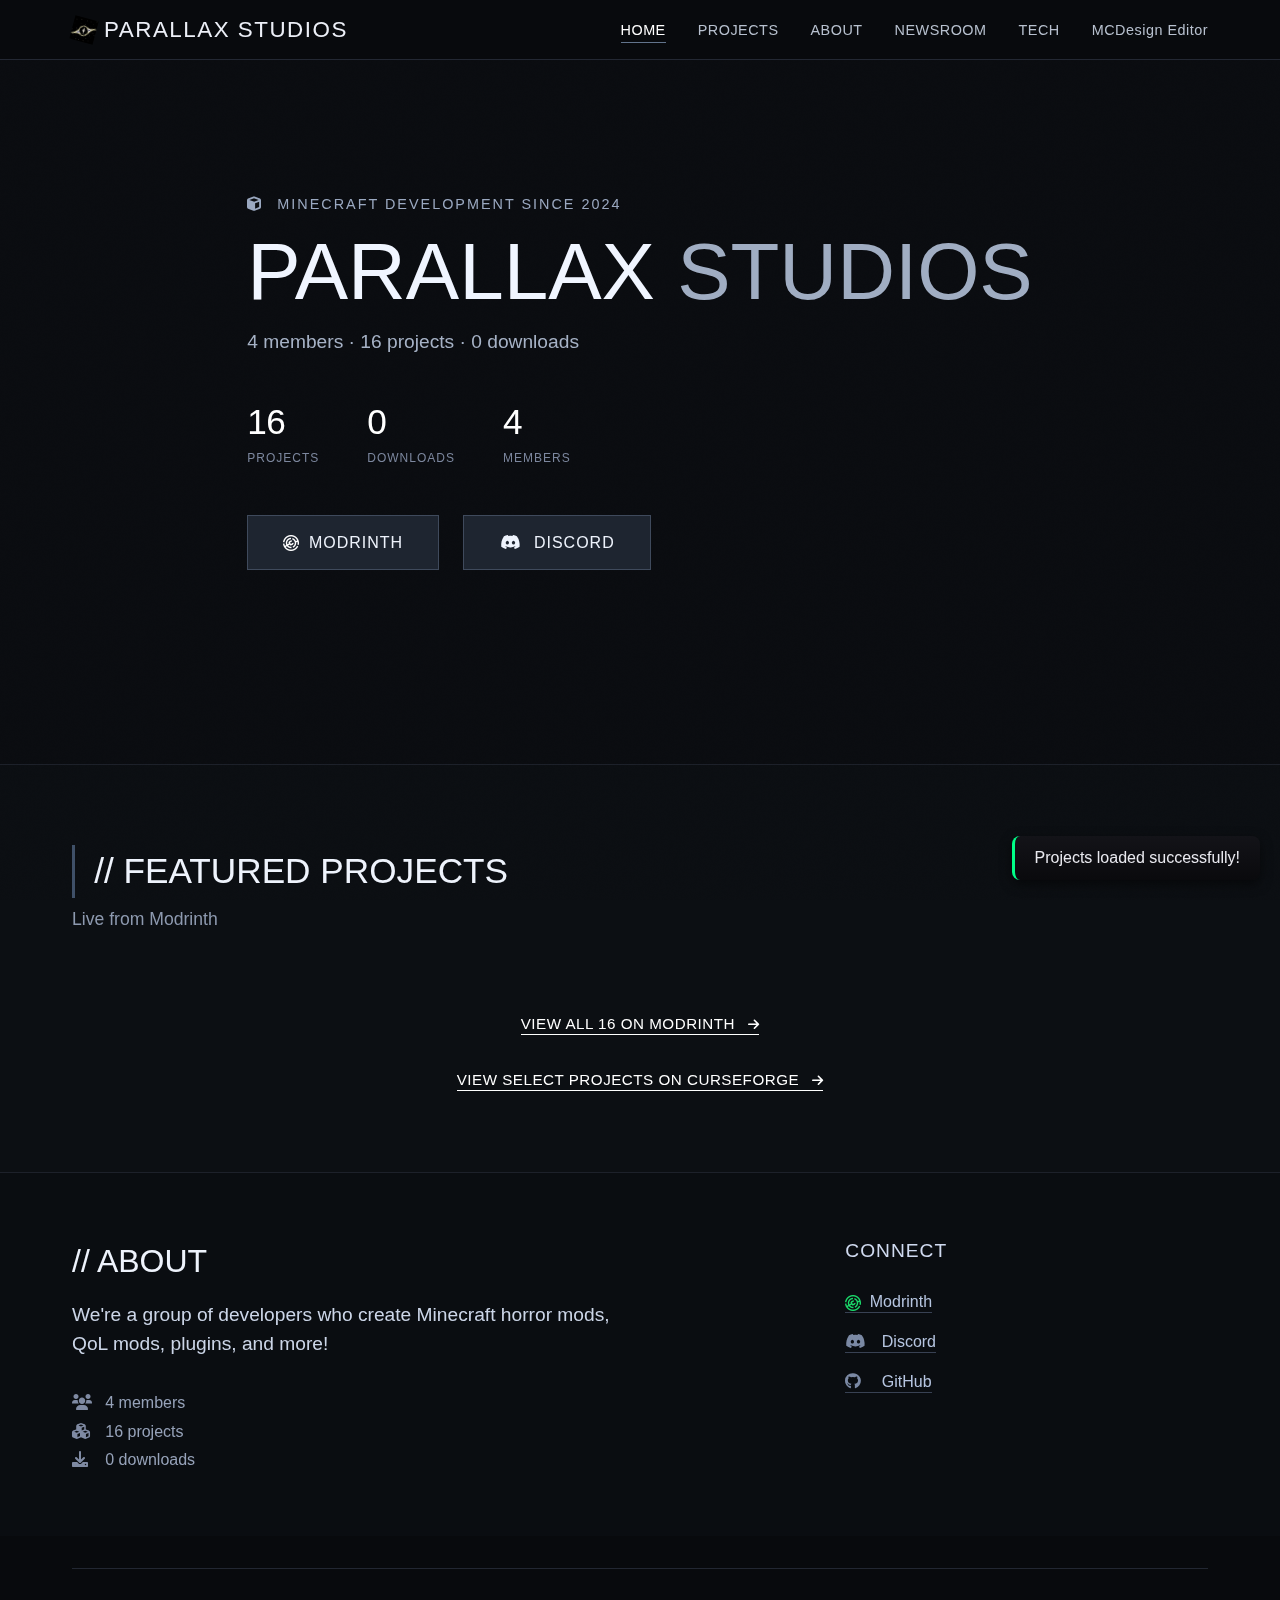
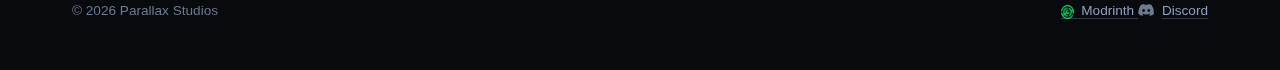
<file: index.html>
<!DOCTYPE html>
<html lang="en">
<head>
    <meta charset="UTF-8">
    <meta name="viewport" content="width=device-width, initial-scale=1.0">
    <title>Parallax Studios</title>
    <link rel="stylesheet" href="https://cdnjs.cloudflare.com/ajax/libs/font-awesome/6.0.0-beta3/css/all.min.css">
    <link rel="stylesheet" href="styles.css">
    <link rel="apple-touch-icon" sizes="180x180" href="/apple-touch-icon.png">
<link rel="icon" type="image/png" sizes="32x32" href="/favicon-32x32.png">
<link rel="icon" type="image/png" sizes="16x16" href="/favicon-16x16.png">
<link rel="manifest" href="/site.webmanifest">
    <style>
        /* Keep your existing styles from styles.css here if needed */
        .stat-updated {
            font-size: 14px;
            color: var(--muted);
            margin-top: 5px;
        }
        .project-card {
            background: linear-gradient(180deg, #131318, #0a0a0d);
            border-radius: 12px;
            overflow: hidden;
            transition: transform 0.2s;
            border: 1px solid rgba(255,255,255,0.02);
        }
        .project-card:hover {
            transform: translateY(-4px);
            box-shadow: 0 10px 20px rgba(0,0,0,0.4);
        }
        .project-card img {
            width: 100%;
            height: 160px;
            object-fit: cover;
            border-bottom: 1px solid rgba(255,255,255,0.05);
        }
        .project-info {
            padding: 15px;
        }
        .project-title {
            font-weight: 700;
            font-size: 18px;
            margin-bottom: 8px;
            display: flex;
            justify-content: space-between;
            align-items: center;
        }
        .project-downloads {
            font-size: 13px;
            color: #ff8b98;
            background: rgba(255,26,45,0.1);
            padding: 2px 8px;
            border-radius: 20px;
        }
        .project-description {
            font-size: 14px;
            color: #a7a7b0;
            margin-bottom: 12px;
            line-height: 1.5;
            display: -webkit-box;
            -webkit-line-clamp: 2;
            -webkit-box-orient: vertical;
            overflow: hidden;
        }
        .project-meta {
            display: flex;
            gap: 10px;
            font-size: 12px;
            color: #6a6a73;
        }
        .project-meta i {
            margin-right: 3px;
        }
        .loader-version {
            display: inline-block;
            padding: 2px 6px;
            background: rgba(0,0,0,0.3);
            border-radius: 4px;
            margin-right: 4px;
        }
        .hero-stats .stat-block {
            cursor: pointer;
            transition: opacity 0.2s;
        }
        .hero-stats .stat-block:hover {
            opacity: 0.8;
        }
        .toast {
            position: fixed;
            bottom: 20px;
            right: 20px;
            background: linear-gradient(180deg, #131318, #0a0a0d);
            color: #e9e9ef;
            padding: 10px 20px;
            border-radius: 8px;
            border-left: 3px solid #ff1a2d;
            box-shadow: 0 4px 12px rgba(0,0,0,0.5);
            z-index: 9999;
            animation: slideIn 0.3s ease;
        }
        @keyframes slideIn {
            from { transform: translateX(100%); opacity: 0; }
            to { transform: translateX(0); opacity: 1; }
        }
    </style>
</head>
<body>
    <!-- dark background base -->
    <div class="bg-noise"></div>

    <!-- header -->
    <header class="site-header">
        <div class="container header-flex">
            <div class="logo-area">
<span class="logo-icon">
  <img src="/img/3ad25a2400279b7d7f22d488b6bf067c4d25cb81-2.png" alt="Parallax" style="height: 24px; width: auto; display: block;">
</span>
                <span class="logo-text">PARALLAX STUDIOS</span>
            </div>
            <nav>
                <ul>
                    <li><a href="#home" class="active">HOME</a></li>
                    <li><a href="#projects">PROJECTS</a></li>
                    <li><a href="#about">ABOUT</a></li>
                    <li><a href="newsroom.html">NEWSROOM</a></li>
                    <li><a href="techdivision/index.html">TECH</a></li>
                    <li><a href="web/mcdesign">MCDesign Editor</a></li>
                </ul>
            </nav>
        </div>
    </header>

    <main>
        <section id="home" class="hero">
            <div class="container">
                <div class="hero-content">
                    <div class="pre-head">
                        <i class="fas fa-cube"></i> MINECRAFT DEVELOPMENT SINCE 2024
                    </div>
                    <h1>PARALLAX <span class="fw-light">STUDIOS</span></h1>
                    <p class="hero-lead"><span id="member-count">3</span> members · <span id="project-count">14</span> projects · <span id="download-count">50.2K</span> downloads</p>
                    
                    <div class="hero-stats">
                        <div class="stat-block" onclick="window.location.href='#projects'">
                            <span class="stat-num" id="stat-projects">14</span>
                            <span class="stat-label">PROJECTS</span>
                        </div>
                        <div class="stat-block" onclick="window.location.href='#projects'">
                            <span class="stat-num" id="stat-downloads">50.2K</span>
                            <span class="stat-label">DOWNLOADS</span>
                        </div>
                        <div class="stat-block">
                            <span class="stat-num" id="stat-members">4</span>
                            <span class="stat-label">MEMBERS</span>
                        </div>
                    </div>
                    <div class="stat-updated" id="last-updated" style="text-align: center; margin-top: 8px;"></div>
                    
                    <div class="hero-links">
                       <a href="https://modrinth.com/organization/parallax" target="_blank" rel="noopener" class="btn-primary">
  <img src="/img/Modrinth_Logo.webp" alt="Modrinth" style="width: 1em; height: 1em; vertical-align: middle; margin-right: 0.25em; filter: brightness(0) invert(1);">
  MODRINTH
</a>
                        <a href="https://discord.gg/gAFEayg5gw" target="_blank" rel="noopener" class="btn-primary"><i class="fab fa-discord"></i> DISCORD</a>
                    </div>
                </div>
            </div>
        </section>

        <!-- PROJECTS section (fetched from Modrinth API) -->
        <section id="projects" class="section-projects">
            <div class="container">
                <div class="section-header">
                    <h2>// FEATURED PROJECTS</h2>
                    <p class="subhead">Live from Modrinth</p>
                </div>

                <div class="project-grid" id="project-grid">
                    <!-- Project cards will be populated by JavaScript -->
                    <div style="grid-column: 1/-1; text-align: center; padding: 40px; color: #a7a7b0;">
                        <i class="fas fa-spinner fa-spin fa-2x"></i>
                        <p>Loading projects from Modrinth...</p>
                    </div>
                </div>
                
                <div class="center-link">
                    <a href="https://modrinth.com/organization/parallax" style="filter: brightness(0) invert(1);" target="_blank" rel="noopener" class="external-link" id="view-all-link">VIEW ALL ON MODRINTH <i class="fas fa-arrow-right"></i></a>
                </div>
                                <div class="center-link">
                    <a href="https://www.curseforge.com/members/parallax_studios/projects" style="filter: brightness(0) invert(1);" target="_blank" rel="noopener" class="external-link" id="view-all-link">VIEW SELECT PROJECTS ON CURSEFORGE <i class="fas fa-arrow-right"></i></a>
                </div>
            </div>
        </section>

        <!-- ABOUT section with team and links -->
        <section id="about" class="section-about">
            <div class="container">
                <div class="about-grid">
                    <div class="about-text">
                        <h2>// ABOUT</h2>
                        <p class="about-summary">We're a group of developers who create Minecraft horror mods, QoL mods, plugins, and more!</p>
                        <div class="about-details">
                            <span><i class="fas fa-users"></i> <span id="about-members">4</span> members</span>
                            <span><i class="fas fa-cubes"></i> <span id="about-projects">14</span> projects</span>
                            <span><i class="fas fa-download"></i> <span id="about-downloads">50.2K</span> downloads</span>
                        </div>
                    </div>
                    <div class="about-links">
                        <h3>CONNECT</h3>
                        <ul>
                            <li>
<li>
  <a href="https://modrinth.com/organization/parallax" target="_blank" rel="noopener">
    <img src="/img/Modrinth_Logo.webp" alt="Modrinth" style="width: 1em; height: 1em; vertical-align: middle; margin-right: 0.25em;">
    Modrinth
  </a>
</li>
                                </a>
                            </li>
                            <li><a href="https://discord.gg/gAFEayg5gw" target="_blank" rel="noopener"><i class="fab fa-discord"></i> Discord</a></li>
                            <li><a href="https://github.com/ParallaxStudiosMC" target="_blank" rel="noopener"><i class="fab fa-github"></i> GitHub</a></li>
                        </ul>
                    </div>
                </div>
            </div>
        </section>

        <!-- footer -->
        <footer class="site-footer">
            <div class="container">
                <hr>
                <div class="footer-content">
                    <p>© 2026 Parallax Studios</p>
                    <p>
                      <p>
  <a href="https://modrinth.com/organization/parallax" target="_blank" rel="noopener">
    <img src="/img/Modrinth_Logo.webp" alt="Modrinth" style="width: 1em; height: 1em; vertical-align: middle; margin-right: 0.25em;">
    Modrinth
  </a>
                        <i class="fab fa-discord"></i> <a href="https://discord.gg/gAFEayg5gw" target="_blank" rel="noopener">Discord</a>
                    </p>
                </div>
            </div>
        </footer>
    </main>

    <script>
        // Modrinth API Integration
        (async function() {
            // Configuration
            const CONFIG = {
                API_BASE: 'https://api.modrinth.com/v2',
                ORGANIZATION: 'parallax',
                // List of all Parallax project slugs (from your organization)
                PROJECT_SLUGS: [
                    "never-alone",
                    "dreadedviewer",
                    "shadow_stalker",
                    "horrorplus",
                    "parallaxlib",
                    "desert_wastelands",
                    "exium",
                    "periodicores",
                    "bcop",
                    "frostbitten_nightmares",
                    "whiteeyes",
                    "survivalk",
                    "modernizemc",
                    "usefulmaterials",
                    "modview",
                    "modernhud"
                ],
                CACHE_DURATION: 5 * 60 * 1000 // 5 minutes
            };

            // Helper functions
            const formatNumber = (num) => {
                if (num >= 1000000) return (num / 1000000).toFixed(1) + 'M';
                if (num >= 1000) return (num / 1000).toFixed(1) + 'K';
                return num.toString();
            };

            const showToast = (message, isError = false) => {
                const toast = document.createElement('div');
                toast.className = 'toast';
                toast.style.borderLeftColor = isError ? '#ff1a2d' : '#00ff88';
                toast.textContent = message;
                document.body.appendChild(toast);
                setTimeout(() => toast.remove(), 3000);
            };

            // Fetch with cache
            const fetchWithCache = async (url, cacheKey) => {
                const cached = localStorage.getItem(cacheKey);
                if (cached) {
                    const { data, timestamp } = JSON.parse(cached);
                    if (Date.now() - timestamp < CONFIG.CACHE_DURATION) {
                        return data;
                    }
                }
                
                try {
                    const response = await fetch(url);
                    if (!response.ok) throw new Error(`HTTP ${response.status}`);
                    const data = await response.json();
                    
                    localStorage.setItem(cacheKey, JSON.stringify({
                        data,
                        timestamp: Date.now()
                    }));
                    
                    return data;
                } catch (error) {
                    console.error(`Failed to fetch ${url}:`, error);
                    throw error;
                }
            };

            // Fetch project details
            const fetchProject = async (slug) => {
                try {
                    return await fetchWithCache(
                        `${CONFIG.API_BASE}/project/${slug}`,
                        `project_${slug}`
                    );
                } catch {
                    return null;
                }
            };

            // Fetch project versions (for loaders and game versions)
            const fetchProjectVersions = async (slug) => {
                try {
                    return await fetchWithCache(
                        `${CONFIG.API_BASE}/project/${slug}/version`,
                        `versions_${slug}`
                    );
                } catch {
                    return [];
                }
            };

            // Main function to load all projects
            async function loadProjects() {
                const projectGrid = document.getElementById('project-grid');
                
                try {
                    
                    // Fetch all projects
                    const projects = await Promise.all(
                        CONFIG.PROJECT_SLUGS.map(slug => fetchProject(slug))
                    );
                    
                    const validProjects = projects.filter(p => p !== null);
                    
                    // Sort by download count (most downloaded first)
                    validProjects.sort((a, b) => (b.downloads || 0) - (a.downloads || 0));
                    
                    // Calculate total downloads
                    const totalDownloads = validProjects.reduce((sum, p) => sum + (p.downloads || 0), 0);
                    
                    // Update statistics
                    const updateElement = (id, value) => {
                        const el = document.getElementById(id);
                        if (el) el.textContent = value;
                    };
                    
                    updateElement('stat-projects', "16");
                    updateElement('project-count', "16");
                    updateElement('about-projects', "16");
                    
                    updateElement('stat-downloads', formatNumber(totalDownloads));
                    updateElement('download-count', formatNumber(totalDownloads));
                    updateElement('about-downloads', formatNumber(totalDownloads));
                    
                    updateElement('stat-members', '4');
                    updateElement('member-count', '4');
                    updateElement('about-members', '4');
                    
                    const now = new Date();
                    
                    // Update "VIEW ALL" link
                    const viewAllLink = document.getElementById('view-all-link');
                    if (viewAllLink) {
                        viewAllLink.innerHTML = `VIEW ALL 16 ON MODRINTH <i class="fas fa-arrow-right"></i>`;
                    }
                    
                    // Clear loading state
                    projectGrid.innerHTML = '';
                    
                    // Display first 6 projects (featured)
                    const featuredProjects = validProjects.slice(0, 6);
                    
                    for (const project of featuredProjects) {
                        // Fetch versions for this project
                        const versions = await fetchProjectVersions(project.slug);
                        
                        // Get unique loaders and latest game version
                        const loaders = [...new Set(versions.flatMap(v => v.loaders || []))].slice(0, 2);
                        const latestVersion = versions[0]?.game_versions?.slice(-1)[0] || '1.20.1';
                        
                        // Create project card
                        const card = document.createElement('div');
                        card.className = 'project-card';
                        
                        const iconUrl = project.icon_url || 'https://cdn.modrinth.com/placeholder.svg';
                        
                        card.innerHTML = `
                            <img src="${iconUrl}" alt="${project.title}" loading="lazy" onerror="this.src='https://cdn.modrinth.com/placeholder.svg'">
                            <div class="project-info">
                                <div class="project-title">
                                    ${project.title}
                                    <span class="project-downloads">
                                        <i class="fas fa-download"></i> ${formatNumber(project.downloads || 0)}
                                    </span>
                                </div>
                                <div class="project-description">${project.description || 'No description available'}</div>
                                <div class="project-meta">
                                    ${loaders.map(l => `<span class="loader-version"><i class="fas fa-cube"></i> ${l}</span>`).join('')}
                                    <span class="loader-version"><i class="fas fa-tag"></i> ${latestVersion}</span>
                                </div>
                            </div>
                        `;
                        
                        // Make card clickable
                        card.style.cursor = 'pointer';
                        card.addEventListener('click', () => {
                            window.open(`https://modrinth.com/project/${project.slug}`, '_blank');
                        });
                        
                        projectGrid.appendChild(card);
                    }
                    
                    showToast('Projects loaded successfully!');
                    
                } catch (error) {
                    console.error('Failed to load projects:', error);
                    projectGrid.innerHTML = `
                        <div style="grid-column: 1/-1; text-align: center; padding: 40px; color: #ff8b98;">
                            <i class="fas fa-exclamation-triangle fa-2x"></i>
                            <p>Failed to load projects from Modrinth. Please refresh the page.</p>
                        </div>
                    `;
                    showToast('Failed to load projects', true);
                }
            }

            // Smooth scrolling for navigation
            document.querySelectorAll('nav a[href^="#"]').forEach(link => {
                link.addEventListener('click', (e) => {
                    e.preventDefault();
                    const targetId = link.getAttribute('href');
                    const targetSection = document.querySelector(targetId);
                    
                    if (targetSection) {
                        targetSection.scrollIntoView({ behavior: 'smooth' });
                        
                        // Update active state
                        document.querySelectorAll('nav a').forEach(a => a.classList.remove('active'));
                        link.classList.add('active');
                    }
                });
            });

            // Check URL hash on load
            if (window.location.hash) {
                const targetSection = document.querySelector(window.location.hash);
                if (targetSection) {
                    setTimeout(() => {
                        targetSection.scrollIntoView({ behavior: 'smooth' });
                    }, 100);
                }
            }

            // Load projects when page loads
            await loadProjects();
            
            // Optional: Refresh data every 5 minutes
            setInterval(loadProjects, 5 * 60 * 1000);
            
        })();
    </script>
</body>

</html>
</file>
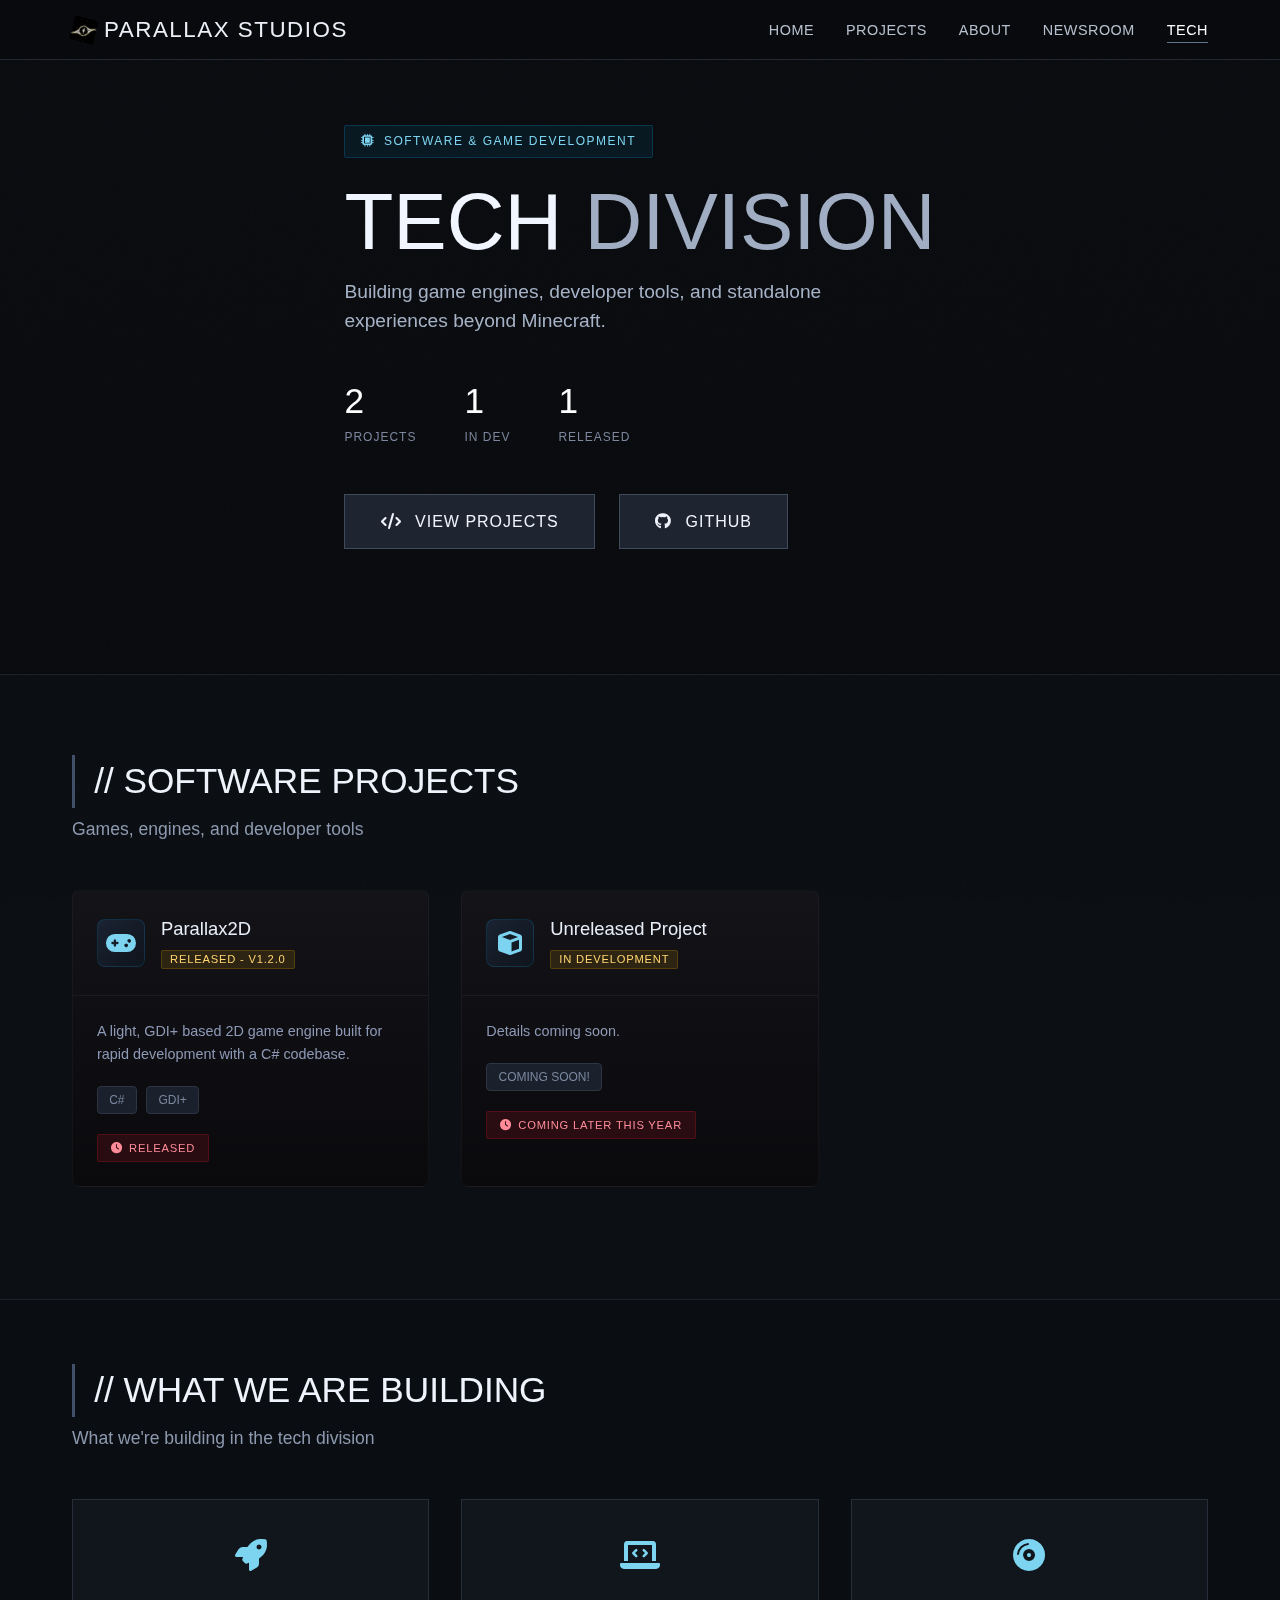
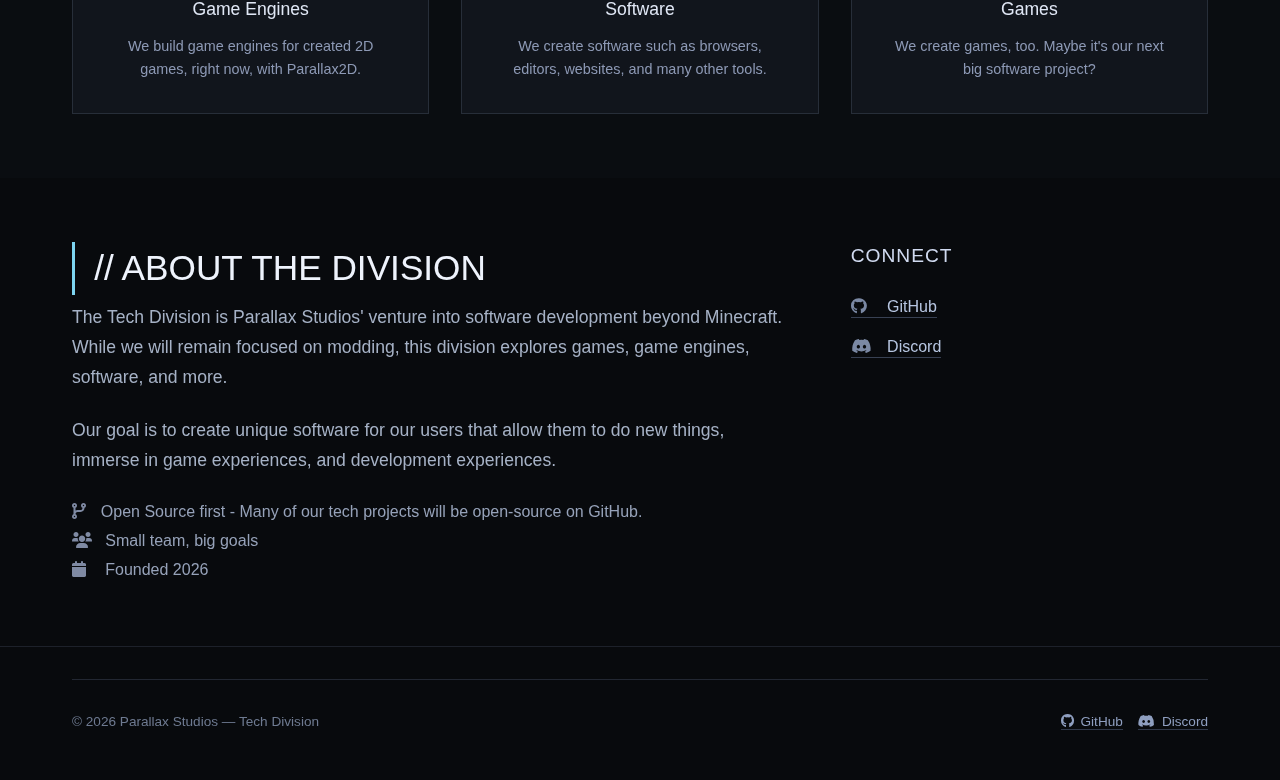
<file: techdivision/index.html>
<!DOCTYPE html>
<html lang="en">
<head>
    <meta charset="UTF-8">
    <meta name="viewport" content="width=device-width, initial-scale=1.0">
    <title>Tech Division — Parallax Studios</title>
    <link rel="stylesheet" href="https://cdnjs.cloudflare.com/ajax/libs/font-awesome/6.0.0-beta3/css/all.min.css">
    <link rel="stylesheet" href="../styles.css">
    <link rel="apple-touch-icon" sizes="180x180" href="/apple-touch-icon.png">
    <link rel="icon" type="image/png" sizes="32x32" href="/favicon-32x32.png">
    <link rel="icon" type="image/png" sizes="16x16" href="/favicon-16x16.png">
    <link rel="manifest" href="/site.webmanifest">
    <style>
        /* Tech Division specific styles */
        .tech-hero {
            min-height: 75vh;
            display: flex;
            align-items: center;
            background: linear-gradient(180deg, #0b0d11 0%, #0a0c0f 100%);
            padding: 5rem 0;
            border-bottom: 1px solid #1d212a;
        }

        .tech-tag {
            display: inline-flex;
            align-items: center;
            gap: 0.5rem;
            background: rgba(0, 180, 255, 0.08);
            border: 1px solid rgba(0, 180, 255, 0.2);
            color: #7dd4f0;
            font-size: 0.75rem;
            text-transform: uppercase;
            letter-spacing: 1.5px;
            padding: 0.4rem 1rem;
            border-radius: 2px;
            margin-bottom: 1.5rem;
        }

        .tech-tag i {
            font-size: 0.8rem;
        }

        .section-software {
            padding: 5rem 0;
            border-bottom: 1px solid #1d212a;
            background-color: #0c0f13;
        }

        .software-grid {
            display: grid;
            grid-template-columns: repeat(auto-fill, minmax(340px, 1fr));
            gap: 2rem;
            margin-bottom: 2rem;
        }

        .software-card {
            background: linear-gradient(180deg, #131318, #0a0a0d);
            border: 1px solid rgba(255,255,255,0.04);
            border-radius: 8px;
            overflow: hidden;
            transition: transform 0.2s, border-color 0.2s;
            cursor: pointer;
        }

        .software-card:hover {
            transform: translateY(-4px);
            border-color: rgba(0, 180, 255, 0.3);
            box-shadow: 0 12px 28px rgba(0,0,0,0.5);
        }

        .software-header {
            padding: 1.5rem;
            border-bottom: 1px solid rgba(255,255,255,0.05);
            display: flex;
            align-items: center;
            gap: 1rem;
        }

        .software-icon {
            width: 48px;
            height: 48px;
            background: linear-gradient(135deg, #1a2332 0%, #0f141c 100%);
            border-radius: 8px;
            display: flex;
            align-items: center;
            justify-content: center;
            font-size: 1.5rem;
            color: #7dd4f0;
            border: 1px solid rgba(0, 180, 255, 0.15);
        }

        .software-title-wrap {
            flex: 1;
        }

        .software-title {
            font-size: 1.15rem;
            font-weight: 500;
            color: #e8eef8;
            margin-bottom: 0.25rem;
        }

        .software-status {
            font-size: 0.7rem;
            text-transform: uppercase;
            letter-spacing: 0.8px;
            padding: 0.15rem 0.5rem;
            border-radius: 2px;
        }

        .status-dev { background: rgba(255, 180, 0, 0.12); color: #ffd470; border: 1px solid rgba(255, 180, 0, 0.2); }
        .status-beta { background: rgba(0, 220, 130, 0.12); color: #68edb0; border: 1px solid rgba(0, 220, 130, 0.2); }
        .status-released { background: rgba(0, 180, 255, 0.12); color: #7dd4f0; border: 1px solid rgba(0, 180, 255, 0.2); }

        .software-body {
            padding: 1.5rem;
        }

        .software-desc {
            font-size: 0.9rem;
            color: #8d99b5;
            line-height: 1.6;
            margin-bottom: 1.25rem;
        }

        .software-meta {
            display: flex;
            flex-wrap: wrap;
            gap: 0.6rem;
            font-size: 0.75rem;
        }

        .tech-badge {
            background: #1a202c;
            border: 1px solid #2d3545;
            color: #7a889e;
            padding: 0.25rem 0.7rem;
            border-radius: 4px;
        }

        .software-links {
            display: flex;
            gap: 0.75rem;
            margin-top: 1.25rem;
        }

        .software-link {
            display: inline-flex;
            align-items: center;
            gap: 0.4rem;
            font-size: 0.8rem;
            color: #b7c7e3;
            text-decoration: none;
            border-bottom: 1px solid #3b4557;
            padding-bottom: 2px;
            transition: 0.15s;
        }

        .software-link:hover {
            color: white;
            border-bottom-color: #8a9ac0;
        }

        .software-link i {
            font-size: 0.75rem;
        }

        .section-focus {
            padding: 4rem 0;
            background-color: #0a0d11;
        }

        .focus-grid {
            display: grid;
            grid-template-columns: repeat(3, 1fr);
            gap: 2rem;
        }

        .focus-card {
            background: #11151c;
            border: 1px solid #272e39;
            padding: 2rem;
            text-align: center;
            transition: border-color 0.2s;
        }

        .focus-card:hover {
            border-color: #3d4a5c;
        }

        .focus-icon {
            font-size: 2rem;
            color: #7dd4f0;
            margin-bottom: 1rem;
        }

        .focus-title {
            font-size: 1.1rem;
            font-weight: 500;
            color: #e0e7f5;
            margin-bottom: 0.75rem;
        }

        .focus-desc {
            font-size: 0.9rem;
            color: #8d99b5;
            line-height: 1.6;
        }

        .tech-about {
            padding: 4rem 0;
            background-color: #080a0d;
            border-bottom: 1px solid #1d212a;
        }

        .tech-about-grid {
            display: grid;
            grid-template-columns: 2fr 1fr;
            gap: 4rem;
            align-items: start;
        }

        .tech-about-text h2 {
            border-left: 3px solid #7dd4f0;
        }

        .tech-mission {
            font-size: 1.1rem;
            color: #a6b2c6;
            line-height: 1.7;
            margin-bottom: 1.5rem;
        }

        .tech-connect h3 {
            color: #d0daf0;
            font-weight: 400;
            margin-bottom: 1.5rem;
            font-size: 1.2rem;
            letter-spacing: 1px;
        }

        .tech-connect ul {
            list-style: none;
        }

        .tech-connect li {
            margin-bottom: 1rem;
        }

        .tech-connect a {
            color: #b6c5e0;
            text-decoration: none;
            border-bottom: 1px solid #384153;
            padding-bottom: 2px;
            font-size: 1rem;
        }

        .tech-connect a i {
            width: 2rem;
            color: #7b89a4;
        }

        .tech-connect a:hover {
            color: white;
            border-bottom-color: #8a9ac0;
        }

        .coming-soon-badge {
            display: inline-flex;
            align-items: center;
            gap: 0.4rem;
            background: rgba(255, 26, 45, 0.12);
            color: #ff8b98;
            font-size: 0.7rem;
            text-transform: uppercase;
            letter-spacing: 0.8px;
            padding: 0.3rem 0.8rem;
            border-radius: 2px;
            border: 1px solid rgba(255, 26, 45, 0.2);
        }

        @media (max-width: 900px) {
            .focus-grid { grid-template-columns: 1fr; }
            .tech-about-grid { grid-template-columns: 1fr; gap: 2rem; }
            .software-grid { grid-template-columns: 1fr; }
        }

        @media (max-width: 700px) {
            .hero-stats { gap: 2rem; }
        }
    </style>
</head>
<body>
    <div class="bg-noise"></div>

    <!-- Header -->
    <header class="site-header">
        <div class="container header-flex">
            <div class="logo-area">
                <span class="logo-icon">
                    <img src="/img/3ad25a2400279b7d7f22d488b6bf067c4d25cb81-2.png" alt="Parallax" style="height: 24px; width: auto; display: block;">
                </span>
                <span class="logo-text">PARALLAX STUDIOS</span>
            </div>
            <nav>
                <ul>
                    <li><a href="../index.html">HOME</a></li>
                    <li><a href="../index.html#projects">PROJECTS</a></li>
                    <li><a href="../index.html#about">ABOUT</a></li>
                    <li><a href="../newsroom.html">NEWSROOM</a></li>
                    <li><a href="index.html" class="active">TECH</a></li>
                </ul>
            </nav>
        </div>
    </header>

    <main>
        <!-- Hero Section -->
        <section class="tech-hero">
            <div class="container">
                <div class="hero-content">
                    <div class="tech-tag">
                        <i class="fas fa-microchip"></i>
                        SOFTWARE & GAME DEVELOPMENT
                    </div>
                    <h1>TECH <span class="fw-light">DIVISION</span></h1>
                    <p class="hero-lead">Building game engines, developer tools, and standalone experiences beyond Minecraft.</p>
                    
                    <div class="hero-stats">
                        <div class="stat-block">
                            <span class="stat-num">2</span>
                            <span class="stat-label">PROJECTS</span>
                        </div>
                        <div class="stat-block">
                            <span class="stat-num">1</span>
                            <span class="stat-label">IN DEV</span>
                        </div>
                        <div class="stat-block">
                            <span class="stat-num">1</span>
                            <span class="stat-label">RELEASED</span>
                        </div>
                    </div>

                    <div class="hero-links">
                        <a href="#software" class="btn-primary"><i class="fas fa-code"></i> VIEW PROJECTS</a>
                        <a href="https://github.com/ParallaxStudiosMC" target="_blank" rel="noopener" class="btn-primary"><i class="fab fa-github"></i> GITHUB</a>
                    </div>
                </div>
            </div>
        </section>

        <!-- Software Projects Section -->
        <section id="software" class="section-software">
            <div class="container">
                <div class="section-header">
                    <h2>// SOFTWARE PROJECTS</h2>
                    <p class="subhead">Games, engines, and developer tools</p>
                </div>

                <div class="software-grid">
                    <!-- Project 1 -->
                    <div class="software-card">
                        <div class="software-header">
                            <div class="software-icon">
                                <i class="fas fa-gamepad"></i>
                            </div>
                            <div class="software-title-wrap">
                                <div class="software-title">Parallax2D</div>
                                <span class="software-status status-dev">Released - v1.2.0</span>
                            </div>
                        </div>
                        <div class="software-body">
                            <p class="software-desc">A light, GDI+ based 2D game engine built for rapid development with a C# codebase.</p>
                            <div class="software-meta">
                                <span class="tech-badge">C#</span>
                                <span class="tech-badge">GDI+</span>
                            </div>
                            <div class="software-links">
                                <span class="coming-soon-badge"><i class="fas fa-clock"></i> Released</span>
                            </div>
                        </div>
                    </div>

                    <!-- Project 2 -->
                    <div class="software-card">
                        <div class="software-header">
                            <div class="software-icon">
                                <i class="fas fa-cube"></i>
                            </div>
                            <div class="software-title-wrap">
                                <div class="software-title">Unreleased Project</div>
                                <span class="software-status status-dev">In Development</span>
                            </div>
                        </div>
                        <div class="software-body">
                            <p class="software-desc">Details coming soon.</p>
                            <div class="software-meta">
                                <span class="tech-badge">COMING SOON!</span>
                            </div>
                            <div class="software-links">
                                <span class="coming-soon-badge"><i class="fas fa-clock"></i> Coming later this year</span>
                            </div>
                        </div>
                    </div>
                </div>
            </div>
        </section>

        <!-- Focus Areas Section -->
        <section class="section-focus">
            <div class="container">
                <div class="section-header">
                    <h2>// WHAT WE ARE BUILDING</h2>
                    <p class="subhead">What we're building in the tech division</p>
                </div>

                <div class="focus-grid">
                    <div class="focus-card">
                        <div class="focus-icon"><i class="fas fa-rocket"></i></div>
                        <div class="focus-title">Game Engines</div>
                        <p class="focus-desc">We build game engines for created 2D games, right now, with Parallax2D.</p>
                    </div>
                    <div class="focus-card">
                        <div class="focus-icon"><i class="fas fa-laptop-code"></i></div>
                        <div class="focus-title">Software</div>
                        <p class="focus-desc">We create software such as browsers, editors, websites, and many other tools.</p>
                    </div>
                    <div class="focus-card">
                        <div class="focus-icon"><i class="fas fa-compact-disc"></i></div>
                        <div class="focus-title">Games</div>
                        <p class="focus-desc">We create games, too. Maybe it's our next big software project?</p>
                    </div>
                </div>
            </div>
        </section>

        <!-- About Section -->
        <section class="tech-about">
            <div class="container">
                <div class="tech-about-grid">
                    <div class="tech-about-text">
                        <h2>// ABOUT THE DIVISION</h2>
                        <p class="tech-mission">The Tech Division is Parallax Studios' venture into software development beyond Minecraft. While we will remain focused on modding, this division explores games, game engines, software, and more.</p>
                        <p class="tech-mission">Our goal is to create unique software for our users that allow them to do new things, immerse in game experiences, and development experiences.</p>
                        <div class="about-details" style="margin-top: 1.5rem;">
                            <span><i class="fas fa-code-branch"></i>Open Source first - Many of our tech projects will be open-source on GitHub.</span>
                            <span><i class="fas fa-users"></i> Small team, big goals</span>
                            <span><i class="fas fa-calendar"></i> Founded 2026</span>
                        </div>
                    </div>
                    <div class="tech-connect">
                        <h3>CONNECT</h3>
                        <ul>
                            <li><a href="https://github.com/ParallaxStudiosMC" target="_blank" rel="noopener"><i class="fab fa-github"></i> GitHub</a></li>
                            <li><a href="https://discord.gg/gAFEayg5gw" target="_blank" rel="noopener"><i class="fab fa-discord"></i> Discord</a></li>
                        </ul>
                    </div>
                </div>
            </div>
        </section>

        <!-- Footer -->
        <footer class="site-footer">
            <div class="container">
                <hr>
                <div class="footer-content">
                    <p>© 2026 Parallax Studios — Tech Division</p>
                    <p>
                        <a href="https://github.com/ParallaxStudiosMC" target="_blank" rel="noopener"><i class="fab fa-github"></i> GitHub</a>
                        &nbsp;&nbsp;
                        <a href="https://discord.gg/gAFEayg5gw" target="_blank" rel="noopener"><i class="fab fa-discord"></i> Discord</a>
                    </p>
                </div>
            </div>
        </footer>
    </main>

    <script>
        // Smooth scrolling for navigation
        document.querySelectorAll('nav a[href^="#"]').forEach(link => {
            link.addEventListener('click', (e) => {
                e.preventDefault();
                const targetId = link.getAttribute('href');
                const targetSection = document.querySelector(targetId);
                
                if (targetSection) {
                    targetSection.scrollIntoView({ behavior: 'smooth' });
                }
            });
        });

        // Check URL hash on load
        if (window.location.hash) {
            const targetSection = document.querySelector(window.location.hash);
            if (targetSection) {
                setTimeout(() => {
                    targetSection.scrollIntoView({ behavior: 'smooth' });
                }, 100);
            }
        }
    </script>
</body>
</html>
</file>
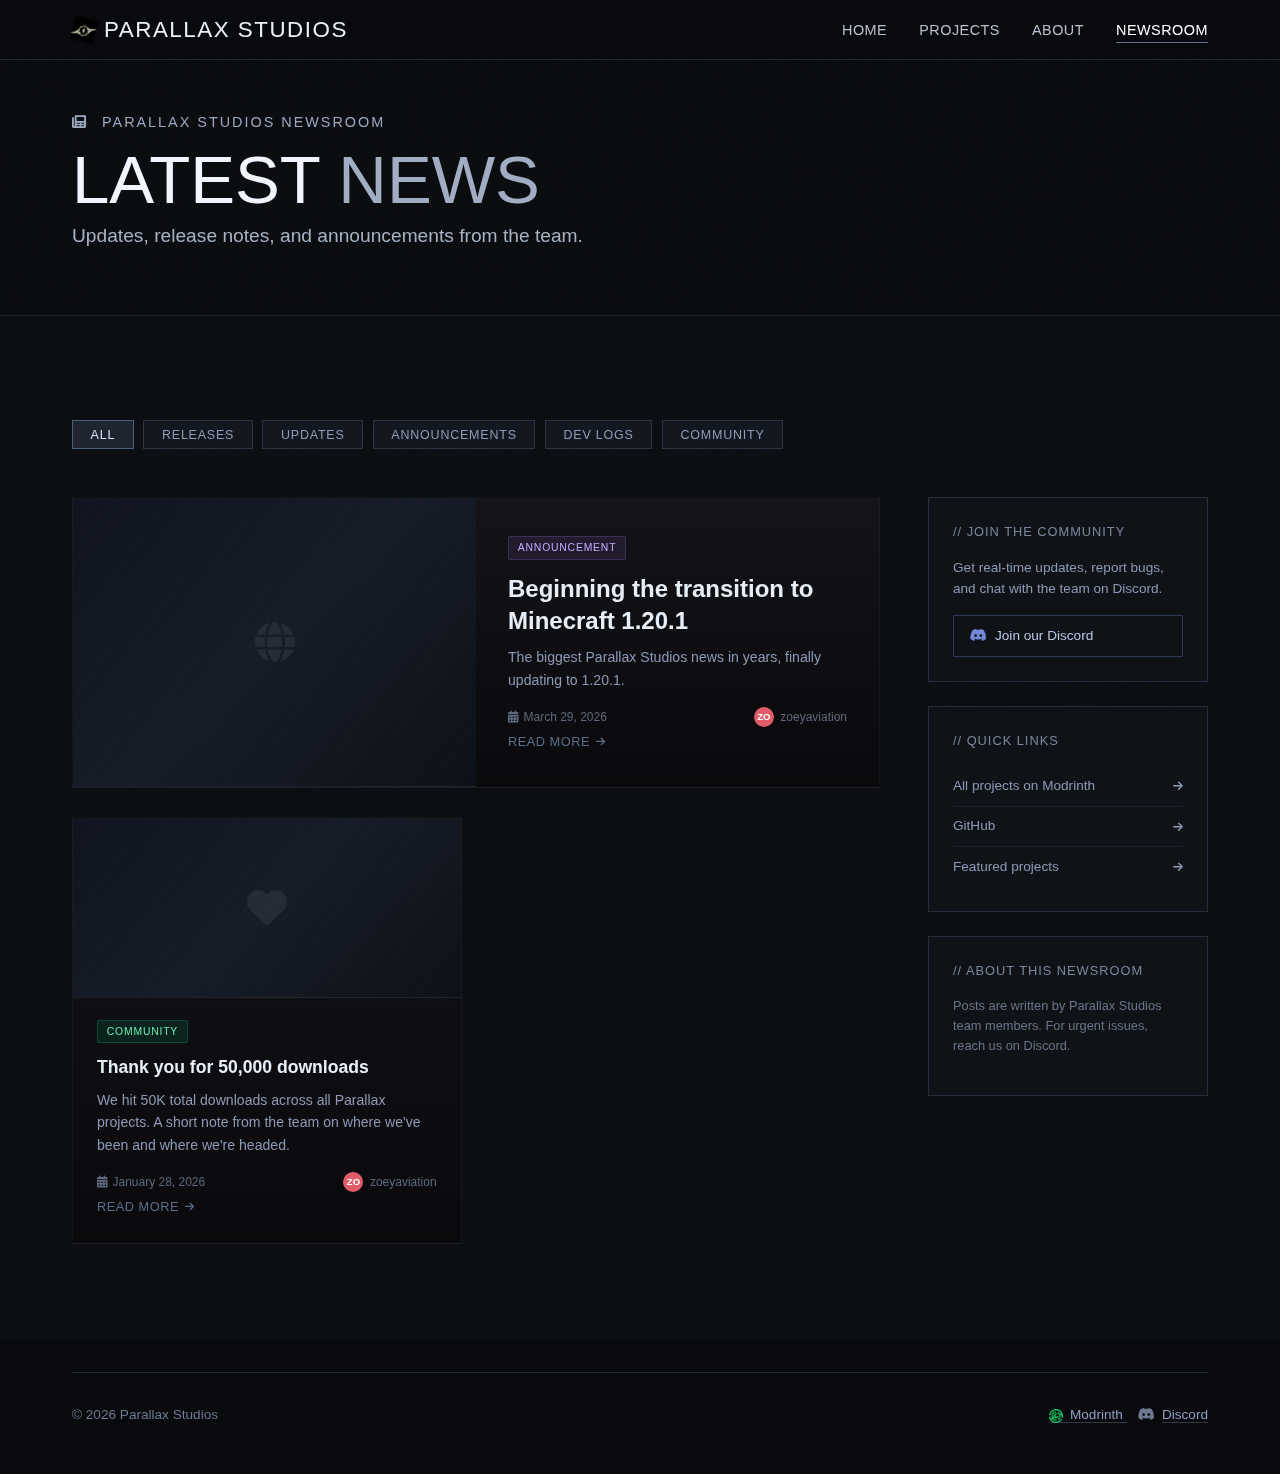
<file: newsroom.html>
<!DOCTYPE html>
<html lang="en">
<head>
    <meta charset="UTF-8">
    <meta name="viewport" content="width=device-width, initial-scale=1.0">
    <title>Newsroom — Parallax Studios</title>
    <link rel="stylesheet" href="https://cdnjs.cloudflare.com/ajax/libs/font-awesome/6.0.0-beta3/css/all.min.css">
    <link rel="stylesheet" href="styles.css">
    <style>
        /* ── Newsroom-specific overrides ── */
        .newsroom-hero {
            padding: 7rem 0 4rem;
            background: #0b0d11;
            border-bottom: 1px solid #1d212a;
        }

        .newsroom-hero .pre-head {
            margin-bottom: 0.75rem;
        }

        .newsroom-hero h1 {
            font-size: clamp(2.4rem, 6vw, 4.2rem);
            margin-bottom: 0.6rem;
        }

        .newsroom-hero .hero-lead {
            margin-bottom: 0;
        }

        /* ── Filter bar ── */
        .filter-bar {
            display: flex;
            gap: 0.6rem;
            flex-wrap: wrap;
            margin: 2.5rem 0 3rem;
        }

        .filter-btn {
            background: #131820;
            border: 1px solid #2d3545;
            color: #8f9db6;
            padding: 0.4rem 1.1rem;
            font-size: 0.78rem;
            letter-spacing: 0.8px;
            text-transform: uppercase;
            cursor: pointer;
            transition: 0.15s;
            font-family: inherit;
        }

        .filter-btn:hover,
        .filter-btn.active {
            background: #1e2530;
            border-color: #4d5f7a;
            color: #d6e0f5;
        }

        /* ── Post grid ── */
        .news-section {
            padding: 4rem 0 6rem;
            background: #0c0f13;
        }

        .news-grid {
            display: grid;
            grid-template-columns: repeat(auto-fill, minmax(320px, 1fr));
            gap: 1.8rem;
        }

        /* ── Featured (spans full width) ── */
        .news-card.featured {
            grid-column: 1 / -1;
            display: grid;
            grid-template-columns: 1fr 1fr;
            gap: 0;
        }

        .news-card.featured .card-thumb {
            height: 100%;
            min-height: 220px;
        }

        .news-card.featured .card-body {
            padding: 2.4rem 2rem;
            display: flex;
            flex-direction: column;
            justify-content: center;
        }

        .news-card.featured .card-title {
            font-size: 1.5rem;
        }

        .news-card.featured .card-excerpt {
            -webkit-line-clamp: 4;
        }

        /* ── Base card ── */
        .news-card {
            background: linear-gradient(180deg, #131318, #0a0a0d);
            border: 1px solid rgba(255,255,255,0.04);
            overflow: hidden;
            transition: transform 0.2s, border-color 0.2s;
            cursor: pointer;
        }

        .news-card:hover {
            transform: translateY(-4px);
            border-color: rgba(255,255,255,0.1);
            box-shadow: 0 12px 28px rgba(0,0,0,0.5);
        }

        .card-thumb {
            width: 100%;
            height: 180px;
            object-fit: cover;
            display: block;
            background: #0f1218;
            border-bottom: 1px solid rgba(255,255,255,0.05);
            /* placeholder gradient when no image */
            background: linear-gradient(135deg, #0f1420 0%, #161c28 50%, #0d1117 100%);
            position: relative;
            overflow: hidden;
        }

        /* decorative lines inside thumb placeholder */
        .card-thumb::after {
            content: '';
            position: absolute;
            inset: 0;
            background: repeating-linear-gradient(
                -55deg,
                transparent,
                transparent 18px,
                rgba(255,255,255,0.018) 18px,
                rgba(255,255,255,0.018) 19px
            );
        }

        .card-thumb .thumb-icon {
            position: absolute;
            inset: 0;
            display: flex;
            align-items: center;
            justify-content: center;
            font-size: 2.5rem;
            color: rgba(255,255,255,0.07);
            z-index: 1;
        }

        .card-body {
            padding: 1.4rem 1.5rem 1.6rem;
        }

        .card-tags {
            display: flex;
            gap: 0.5rem;
            flex-wrap: wrap;
            margin-bottom: 0.8rem;
        }

        .tag {
            font-size: 0.65rem;
            text-transform: uppercase;
            letter-spacing: 0.8px;
            padding: 0.18rem 0.55rem;
            border-radius: 2px;
        }

        .tag-release   { background: rgba(255,26,45,0.12);  color: #ff8b98; border: 1px solid rgba(255,26,45,0.2); }
        .tag-update    { background: rgba(0,180,255,0.10);  color: #7dd4f0; border: 1px solid rgba(0,180,255,0.2); }
        .tag-announce  { background: rgba(180,130,255,0.10); color: #c4a8ff; border: 1px solid rgba(180,130,255,0.2); }
        .tag-devlog    { background: rgba(255,180,0,0.10);  color: #ffd470; border: 1px solid rgba(255,180,0,0.2); }
        .tag-community { background: rgba(0,220,130,0.10);  color: #68edb0; border: 1px solid rgba(0,220,130,0.2); }

        .card-title {
            font-size: 1.1rem;
            font-weight: 600;
            color: #e8eef8;
            margin-bottom: 0.55rem;
            line-height: 1.35;
        }

        .card-excerpt {
            font-size: 0.88rem;
            color: #8d99b5;
            line-height: 1.6;
            display: -webkit-box;
            -webkit-line-clamp: 3;
            -webkit-box-orient: vertical;
            overflow: hidden;
            margin-bottom: 1rem;
        }

        .card-meta {
            display: flex;
            align-items: center;
            gap: 1rem;
            font-size: 0.75rem;
            color: #5d697e;
        }

        .card-meta i {
            margin-right: 0.28rem;
        }

        .card-author {
            display: flex;
            align-items: center;
            gap: 0.4rem;
            margin-left: auto;
        }

        .author-dot {
            width: 20px;
            height: 20px;
            border-radius: 50%;
            display: flex;
            align-items: center;
            justify-content: center;
            font-size: 0.6rem;
            font-weight: 700;
            color: white;
        }

        /* ── Read-more link ── */
        .card-read-more {
            display: inline-flex;
            align-items: center;
            gap: 0.4rem;
            color: #5a6e8c;
            font-size: 0.8rem;
            letter-spacing: 0.5px;
            text-transform: uppercase;
            margin-top: 0.4rem;
            transition: color 0.15s;
            border: none;
            background: none;
            cursor: pointer;
            font-family: inherit;
            padding: 0;
        }

        .card-read-more:hover { color: #b7c7e3; }
        .card-read-more i { font-size: 0.65rem; }

        /* ── Modal ── */
        .modal-overlay {
            display: none;
            position: fixed;
            inset: 0;
            background: rgba(0,0,0,0.75);
            backdrop-filter: blur(4px);
            z-index: 500;
            align-items: center;
            justify-content: center;
            padding: 2rem;
        }

        .modal-overlay.open {
            display: flex;
        }

        .modal-box {
            background: #0f1318;
            border: 1px solid #2a3244;
            max-width: 680px;
            width: 100%;
            max-height: 85vh;
            overflow-y: auto;
            position: relative;
            animation: modalIn 0.2s ease;
        }

        @keyframes modalIn {
            from { opacity: 0; transform: translateY(16px); }
            to   { opacity: 1; transform: translateY(0); }
        }

        .modal-close {
            position: sticky;
            top: 0;
            display: flex;
            justify-content: flex-end;
            padding: 1rem 1.2rem 0;
            background: #0f1318;
            z-index: 1;
        }

        .modal-close button {
            background: none;
            border: 1px solid #2a3244;
            color: #8f9db6;
            width: 32px;
            height: 32px;
            cursor: pointer;
            font-size: 1rem;
            transition: 0.15s;
            font-family: inherit;
        }

        .modal-close button:hover { color: white; border-color: #5a6e8c; }

        .modal-content {
            padding: 1.2rem 2rem 2.4rem;
        }

        .modal-tags { margin-bottom: 1rem; }

        .modal-title {
            font-size: 1.6rem;
            font-weight: 600;
            color: #e8eef8;
            line-height: 1.3;
            margin-bottom: 0.8rem;
        }

        .modal-meta {
            display: flex;
            gap: 1.2rem;
            font-size: 0.8rem;
            color: #5d697e;
            margin-bottom: 1.8rem;
            padding-bottom: 1.4rem;
            border-bottom: 1px solid #1e2535;
        }

        .modal-body {
            color: #b0bccf;
            font-size: 0.95rem;
            line-height: 1.75;
        }

        .modal-body p { margin-bottom: 1rem; }

        .modal-body h3 {
            color: #d8e3f5;
            font-size: 1.05rem;
            font-weight: 500;
            margin: 1.5rem 0 0.6rem;
        }

        .modal-body ul {
            list-style: none;
            padding: 0;
            margin-bottom: 1rem;
        }

        .modal-body ul li {
            padding-left: 1.2rem;
            position: relative;
            margin-bottom: 0.4rem;
            color: #9eacbf;
        }

        .modal-body ul li::before {
            content: '—';
            position: absolute;
            left: 0;
            color: #3d4f66;
        }

        /* ── Sidebar newsletter stub ── */
        .newsroom-layout {
            display: grid;
            grid-template-columns: 1fr 280px;
            gap: 3rem;
            align-items: start;
        }

        .sidebar {
            position: sticky;
            top: 6rem;
        }

        .sidebar-card {
            background: #0f1318;
            border: 1px solid #232e3f;
            padding: 1.5rem;
            margin-bottom: 1.5rem;
        }

        .sidebar-card h4 {
            font-size: 0.8rem;
            text-transform: uppercase;
            letter-spacing: 1px;
            color: #7a889e;
            margin-bottom: 1rem;
            font-weight: 500;
        }

        .sidebar-card p {
            font-size: 0.85rem;
            color: #8d99b5;
            line-height: 1.55;
            margin-bottom: 1rem;
        }

        .sidebar-discord {
            display: flex;
            align-items: center;
            gap: 0.5rem;
            text-decoration: none;
            color: #b7c7e3;
            font-size: 0.85rem;
            border: 1px solid #2d3b54;
            padding: 0.6rem 1rem;
            transition: 0.15s;
        }

        .sidebar-discord:hover {
            background: #1a2130;
            border-color: #4d6080;
            color: white;
        }

        .sidebar-discord i { color: #7289da; }

        .sidebar-links li {
            list-style: none;
            border-bottom: 1px solid #1a2030;
        }

        .sidebar-links li:last-child { border: none; }

        .sidebar-links a {
            display: flex;
            justify-content: space-between;
            align-items: center;
            padding: 0.6rem 0;
            text-decoration: none;
            color: #8d99b5;
            font-size: 0.85rem;
            transition: color 0.15s;
        }

        .sidebar-links a:hover { color: #d6e0f5; }
        .sidebar-links a i { font-size: 0.7rem; }

        /* ── Empty state ── */
        .no-results {
            grid-column: 1 / -1;
            text-align: center;
            padding: 4rem;
            color: #5d697e;
        }

        .no-results i { font-size: 2rem; margin-bottom: 1rem; display: block; }

        /* ── Responsive ── */
        @media (max-width: 900px) {
            .newsroom-layout { grid-template-columns: 1fr; }
            .sidebar { position: static; }
            .news-card.featured { grid-template-columns: 1fr; }
            .news-card.featured .card-thumb { height: 200px; }
        }

        @media (max-width: 600px) {
            .filter-bar { gap: 0.4rem; }
            .modal-content { padding: 1rem 1.2rem 2rem; }
        }
    </style>
</head>
<body>
    <div class="bg-noise"></div>

    <header class="site-header">
        <div class="container header-flex">
            <div class="logo-area">
                <span class="logo-icon">
                    <img src="/img/3ad25a2400279b7d7f22d488b6bf067c4d25cb81-2.png" alt="Parallax" style="height: 24px; width: auto; display: block;">
                </span>
                <span class="logo-text">PARALLAX STUDIOS</span>
            </div>
            <nav>
                <ul>
                    <li><a href="index.html">HOME</a></li>
                    <li><a href="index.html#projects">PROJECTS</a></li>
                    <li><a href="index.html#about">ABOUT</a></li>
                    <li><a href="newsroom.html" class="active">NEWSROOM</a></li>
                </ul>
            </nav>
        </div>
    </header>

    <section class="newsroom-hero">
        <div class="container">
            <div class="pre-head"><i class="fas fa-newspaper"></i> PARALLAX STUDIOS NEWSROOM</div>
            <h1>LATEST <span class="fw-light">NEWS</span></h1>
            <p class="hero-lead">Updates, release notes, and announcements from the team.</p>
        </div>
    </section>

    <section class="news-section">
        <div class="container">

            <!-- Filter bar -->
            <div class="filter-bar">
                <button class="filter-btn active" data-filter="all">All</button>
                <button class="filter-btn" data-filter="release">Releases</button>
                <button class="filter-btn" data-filter="update">Updates</button>
                <button class="filter-btn" data-filter="announce">Announcements</button>
                <button class="filter-btn" data-filter="devlog">Dev Logs</button>
                <button class="filter-btn" data-filter="community">Community</button>
            </div>

            <div class="newsroom-layout">
                <!-- Main grid -->
                <div class="news-grid" id="news-grid"></div>

                <!-- Sidebar -->
                <aside class="sidebar">
                    <div class="sidebar-card">
                        <h4>// Join the community</h4>
                        <p>Get real-time updates, report bugs, and chat with the team on Discord.</p>
                        <a href="https://discord.gg/gAFEayg5gw" target="_blank" rel="noopener" class="sidebar-discord">
                            <i class="fab fa-discord"></i> Join our Discord
                        </a>
                    </div>

                    <div class="sidebar-card">
                        <h4>// Quick links</h4>
                        <ul class="sidebar-links">
                            <li><a href="https://modrinth.com/organization/parallax" target="_blank" rel="noopener">All projects on Modrinth <i class="fas fa-arrow-right"></i></a></li>
                            <li><a href="https://github.com/ParallaxStudiosMC" target="_blank" rel="noopener">GitHub <i class="fas fa-arrow-right"></i></a></li>
                            <li><a href="index.html#projects">Featured projects <i class="fas fa-arrow-right"></i></a></li>
                        </ul>
                    </div>

                    <div class="sidebar-card">
                        <h4>// About this newsroom</h4>
                        <p style="font-size:0.8rem; color:#6a7589;">Posts are written by Parallax Studios team members. For urgent issues, reach us on Discord.</p>
                    </div>
                </aside>
            </div>
        </div>
    </section>

    <!-- Modal -->
    <div class="modal-overlay" id="modal-overlay">
        <div class="modal-box" id="modal-box">
            <div class="modal-close"><button id="modal-close-btn"><i class="fas fa-times"></i></button></div>
            <div class="modal-content" id="modal-content"></div>
        </div>
    </div>

    <footer class="site-footer">
        <div class="container">
            <hr>
            <div class="footer-content">
                <p>© 2026 Parallax Studios</p>
                <p>
                    <a href="https://modrinth.com/organization/parallax" target="_blank" rel="noopener">
                        <img src="/img/Modrinth_Logo.webp" alt="Modrinth" style="width:1em;height:1em;vertical-align:middle;margin-right:0.25em;">
                        Modrinth
                    </a>
                    &nbsp;&nbsp;
                    <i class="fab fa-discord"></i>
                    <a href="https://discord.gg/gAFEayg5gw" target="_blank" rel="noopener">Discord</a>
                </p>
            </div>
        </div>
    </footer>

    <script>
    // ── News data ──────────────────────────────────────────────────────────────
    // Add your posts here. Each object is one card.
    const NEWS = [
        {
            id: 1,
            featured: true,
            tags: ["announce"],
            title: "Beginning the transition to Minecraft 1.20.1",
            excerpt: "The biggest Parallax Studios news in years, finally updating to 1.20.1.",
            date: "2026-03-29",
            author: "zoeyaviation",
            authorColor: "#e05c6a",
            icon: "fa-globe",
            projectSlug: "",
            body: `
                <p>Parallax Studios has used Minecraft 1.19.2 as the platform for horror mods, and we are now beginning the switch to Minecraft 1.20.1, a new, more modern, and stable platform for our horror mods.</p>
                <h3>What's new</h3>
                <ul>
                    <li>Parallax Studios is beginning to transition to Minecraft 1.20.1</li>
                    <li>Minecraft 1.19.2 is beginning to show its age, we have been using it for 2 years now, but Minecraft 1.20.1 is a newer, more modern game version, that is even more stable than 1.19.2.</li>
                    <li>Minecraft 1.19.2 support will continue for around 3-6 more months while we prepare for the massive switch</li>
                    <li>After 1.19.2 support ends, players will need to upgrade to 1.20.1, or be restricted to older mods and versions of them.</li>
                    <li>Upgrading to 1.20.1 will allow us to make our mods more advanced, and scarier.</li>
                </ul>
            `
        },
        {
            id: 2,
            tags: ["community"],
            title: "Thank you for 50,000 downloads",
            excerpt: "We hit 50K total downloads across all Parallax projects. A short note from the team on where we've been and where we're headed.",
            date: "2026-01-28",
            author: "zoeyaviation",
            authorColor: "#e05c6a",
            icon: "fa-heart",
            projectSlug: null,
            body: `
                <p>We crossed 50,000 total downloads across all Parallax Studios projects this week. That's a number we genuinely didn't expect to reach when we started building mods in 2024.</p>
                <p>A few things we want to say:</p>
                <ul>
                    <li>Thank you to everyone who downloaded, reviewed, and reported bugs.</li>
                    <li>Thank you to the Discord community for the patience and enthusiasm.</li>
                    <li>Every mod we release will continue to be free, forever.</li>
                </ul>
            `
        }
    ];

    // ── Helpers ────────────────────────────────────────────────────────────────
    const TAG_META = {
        release:   { label: 'Release',      cls: 'tag-release' },
        update:    { label: 'Update',       cls: 'tag-update' },
        announce:  { label: 'Announcement', cls: 'tag-announce' },
        devlog:    { label: 'Dev Log',      cls: 'tag-devlog' },
        community: { label: 'Community',    cls: 'tag-community' },
    };

    function formatDate(iso) {
        const d = new Date(iso + 'T00:00:00');
        return d.toLocaleDateString('en-US', { year: 'numeric', month: 'long', day: 'numeric' });
    }

    function tagHTML(tags) {
        return tags.map(t => {
            const m = TAG_META[t] || { label: t, cls: '' };
            return `<span class="tag ${m.cls}">${m.label}</span>`;
        }).join('');
    }

    function initials(str) {
        return str.slice(0, 2).toUpperCase();
    }

    // ── Render ─────────────────────────────────────────────────────────────────
    function renderCard(post) {
        const card = document.createElement('div');
        card.className = 'news-card' + (post.featured ? ' featured' : '');
        card.dataset.tags = post.tags.join(',');

        const modrinthLink = post.projectSlug
            ? `<a href="https://modrinth.com/project/${post.projectSlug}" target="_blank" rel="noopener" onclick="event.stopPropagation()" style="color:#7dd4f0;font-size:0.75rem;"><i class="fas fa-external-link-alt"></i> Modrinth</a>`
            : '';

        card.innerHTML = `
            <div class="card-thumb">
                <div class="thumb-icon"><i class="fas ${post.icon}"></i></div>
            </div>
            <div class="card-body">
                <div class="card-tags">${tagHTML(post.tags)}</div>
                <div class="card-title">${post.title}</div>
                <div class="card-excerpt">${post.excerpt}</div>
                <div class="card-meta">
                    <span><i class="fas fa-calendar-alt"></i>${formatDate(post.date)}</span>
                    ${modrinthLink}
                    <span class="card-author">
                        <span class="author-dot" style="background:${post.authorColor};">${initials(post.author)}</span>
                        ${post.author}
                    </span>
                </div>
                <button class="card-read-more">READ MORE <i class="fas fa-arrow-right"></i></button>
            </div>
        `;

        card.addEventListener('click', () => openModal(post));
        return card;
    }

    function renderGrid(filter = 'all') {
        const grid = document.getElementById('news-grid');
        grid.innerHTML = '';

        const filtered = filter === 'all'
            ? NEWS
            : NEWS.filter(p => p.tags.includes(filter));

        if (!filtered.length) {
            grid.innerHTML = `<div class="no-results"><i class="fas fa-inbox"></i><p>No posts in this category yet.</p></div>`;
            return;
        }

        filtered.forEach(post => grid.appendChild(renderCard(post)));
    }

    // ── Modal ──────────────────────────────────────────────────────────────────
    function openModal(post) {
        const modrinthBtn = post.projectSlug
            ? `<a href="https://modrinth.com/project/${post.projectSlug}" target="_blank" rel="noopener" style="color:#7dd4f0;font-size:0.85rem;"><i class="fas fa-external-link-alt"></i> View on Modrinth</a>`
            : '';

        document.getElementById('modal-content').innerHTML = `
            <div class="modal-tags">${tagHTML(post.tags)}</div>
            <div class="modal-title">${post.title}</div>
            <div class="modal-meta">
                <span><i class="fas fa-calendar-alt"></i> ${formatDate(post.date)}</span>
                <span>
                    <span class="author-dot" style="background:${post.authorColor};display:inline-flex;width:18px;height:18px;border-radius:50%;align-items:center;justify-content:center;font-size:0.55rem;font-weight:700;color:white;margin-right:0.3rem;">${initials(post.author)}</span>
                    ${post.author}
                </span>
                ${modrinthBtn}
            </div>
            <div class="modal-body">${post.body}</div>
        `;

        document.getElementById('modal-overlay').classList.add('open');
        document.body.style.overflow = 'hidden';
    }

    function closeModal() {
        document.getElementById('modal-overlay').classList.remove('open');
        document.body.style.overflow = '';
    }

    document.getElementById('modal-close-btn').addEventListener('click', closeModal);
    document.getElementById('modal-overlay').addEventListener('click', (e) => {
        if (e.target === document.getElementById('modal-overlay')) closeModal();
    });
    document.addEventListener('keydown', (e) => { if (e.key === 'Escape') closeModal(); });

    // ── Filters ────────────────────────────────────────────────────────────────
    document.querySelectorAll('.filter-btn').forEach(btn => {
        btn.addEventListener('click', () => {
            document.querySelectorAll('.filter-btn').forEach(b => b.classList.remove('active'));
            btn.classList.add('active');
            renderGrid(btn.dataset.filter);
        });
    });

    // ── Init ───────────────────────────────────────────────────────────────────
    renderGrid();
    </script>
</body>
</html>
</file>
<file: styles.css>
/* styles.css - professional dark theme, no guessing */
* {
    margin: 0;
    padding: 0;
    box-sizing: border-box;
}

body {
    background-color: #0b0d10;
    color: #cfd6e3;
    font-family: 'Inter', -apple-system, BlinkMacSystemFont, 'Segoe UI', Roboto, sans-serif;
    line-height: 1.5;
    font-weight: 350;
    position: relative;
}

/* subtle background texture */
.bg-noise {
    position: fixed;
    top: 0;
    left: 0;
    width: 100vw;
    height: 100vh;
    background-image: url('[data-uri]');
    pointer-events: none;
    opacity: 0.2;
    z-index: 0;
}

.container {
    max-width: 1200px;
    margin: 0 auto;
    padding: 0 2rem;
    position: relative;
    z-index: 5;
}

/* header */
.site-header {
    position: fixed;
    top: 0;
    width: 100%;
    background-color: rgba(8, 10, 13, 0.85);
    backdrop-filter: blur(8px);
    border-bottom: 1px solid #232833;
    z-index: 100;
    padding: 0.8rem 0;
}

.header-flex {
    display: flex;
    align-items: center;
    justify-content: space-between;
}

.logo-area {
    display: flex;
    align-items: center;
    gap: 0.5rem;
}

.logo-icon {
    font-size: 2rem;
    font-weight: 300;
    color: #b5c2d4;
    transform: rotate(15deg);
    display: inline-block;
}

.logo-text {
    font-size: 1.4rem;
    font-weight: 500;
    letter-spacing: 1.5px;
    color: #eceff7;
}

nav ul {
    display: flex;
    list-style: none;
    gap: 2rem;
}

nav a {
    text-decoration: none;
    color: #b7c0ce;
    font-size: 0.9rem;
    font-weight: 450;
    letter-spacing: 0.5px;
    padding-bottom: 0.25rem;
    border-bottom: 1px solid transparent;
    transition: 0.15s;
}

nav a:hover, nav a.active {
    color: white;
    border-bottom-color: #62748c;
}

/* hero */
.hero {
    min-height: 85vh;
    display: flex;
    align-items: center;
    background: #0b0d11;
    padding: 5rem 0;
    border-bottom: 1px solid #1d212a;
}

.pre-head {
    color: #9aa8c0;
    font-size: 0.9rem;
    letter-spacing: 2px;
    margin-bottom: 1rem;
    text-transform: uppercase;
}

.pre-head i {
    margin-right: 0.5rem;
}

h1 {
    font-size: clamp(2.8rem, 8vw, 5rem);
    font-weight: 300;
    color: #f0f5ff;
    line-height: 1;
    margin-bottom: 1rem;
}

.fw-light {
    font-weight: 200;
    color: #a0adc2;
}

.hero-lead {
    font-size: 1.2rem;
    color: #a6b2c6;
    margin-bottom: 2rem;
    max-width: 550px;
}

.hero-stats {
    display: flex;
    gap: 3rem;
    margin: 2.5rem 0 3rem;
}

.stat-block {
    display: flex;
    flex-direction: column;
}

.stat-num {
    font-size: 2.2rem;
    font-weight: 300;
    color: white;
    letter-spacing: -0.5px;
}

.stat-label {
    font-size: 0.75rem;
    text-transform: uppercase;
    color: #7c879e;
    letter-spacing: 1px;
}

.hero-links {
    display: flex;
    gap: 1.5rem;
    flex-wrap: wrap;
}

.btn-primary {
    display: inline-block;
    padding: 0.9rem 2.2rem;
    background-color: #1e2530;
    border: 1px solid #3f4a5c;
    color: #eef3fc;
    text-decoration: none;
    font-weight: 500;
    letter-spacing: 1px;
    transition: 0.2s;
}

.btn-primary i {
    margin-right: 0.5rem;
}

.btn-primary:hover {
    background-color: #2b3442;
    border-color: #6b7e9c;
}

/* projects section */
.section-projects {
    padding: 5rem 0;
    border-bottom: 1px solid #1d212a;
    background-color: #0c0f13;
}

.section-header {
    margin-bottom: 3rem;
}

h2 {
    font-size: 2.2rem;
    font-weight: 300;
    color: #eef3fc;
    margin-bottom: 0.5rem;
    border-left: 3px solid #3f5068;
    padding-left: 1.2rem;
}

.subhead {
    color: #8d99af;
    font-size: 1.1rem;
    font-weight: 300;
}

.project-grid {
    display: grid;
    grid-template-columns: repeat(auto-fill, minmax(300px, 1fr));
    gap: 2rem;
    margin-bottom: 2rem;
}

.project-card {
    background-color: #11151c;
    border: 1px solid #272e39;
    padding: 1.8rem 1.5rem;
    transition: border 0.2s;
}

.project-card:hover {
    border-color: #495871;
}

.card-header {
    margin-bottom: 1rem;
}

.card-header h3 {
    font-size: 1.3rem;
    font-weight: 450;
    color: #e0e7f5;
    margin-bottom: 0.5rem;
}

.project-type {
    display: inline-block;
    background-color: #1b212a;
    color: #9ba9c0;
    font-size: 0.7rem;
    padding: 0.2rem 0.8rem;
    text-transform: uppercase;
    letter-spacing: 0.5px;
    border: 1px solid #2f3846;
}

.project-desc {
    color: #a5b0c2;
    font-size: 0.95rem;
    margin: 1rem 0;
    line-height: 1.6;
}

.project-meta {
    display: flex;
    justify-content: space-between;
    align-items: center;
    margin-top: 1.5rem;
    font-size: 0.9rem;
    color: #8f9db6;
}

.project-meta i {
    margin-right: 0.3rem;
    color: #7e8aa2;
}

.center-link {
    text-align: center;
    margin-top: 2rem;
}

.external-link {
    color: #b7c7e3;
    text-decoration: none;
    border-bottom: 1px solid #3b4557;
    padding-bottom: 2px;
    font-size: 0.95rem;
    letter-spacing: 0.5px;
}

.external-link i {
    margin-left: 0.5rem;
    font-size: 0.8rem;
}

.external-link:hover {
    color: white;
    border-bottom-color: #8a9ac0;
}

/* about */
.section-about {
    padding: 4rem 0;
    background-color: #0a0d11;
}

.about-grid {
    display: grid;
    grid-template-columns: 2fr 1fr;
    gap: 3rem;
}

.about-text h2 {
    border-left: none;
    padding-left: 0;
    font-size: 2rem;
}

.about-summary {
    font-size: 1.2rem;
    color: #ccd6e8;
    margin: 1rem 0 1.5rem;
    max-width: 550px;
}

.about-details {
    margin-top: 2rem;
    display: flex;
    flex-direction: column;
    gap: 0.3rem;
    color: #96a2b9;
}

.about-details i {
    width: 1.8rem;
    color: #7f8aa3;
}

.about-links h3 {
    color: #d0daf0;
    font-weight: 400;
    margin-bottom: 1.5rem;
    font-size: 1.2rem;
    letter-spacing: 1px;
}

.about-links ul {
    list-style: none;
}

.about-links li {
    margin-bottom: 1rem;
}

.about-links a {
    color: #b6c5e0;
    text-decoration: none;
    border-bottom: 1px solid #384153;
    padding-bottom: 2px;
    font-size: 1rem;
}

.about-links a i {
    width: 2rem;
    color: #7b89a4;
}

.about-links a:hover {
    color: white;
    border-bottom-color: #8a9ac0;
}

/* footer */
.site-footer {
    padding: 2rem 0 3rem;
    background-color: #080a0d;
}

hr {
    border: none;
    border-top: 1px solid #222732;
    margin-bottom: 2rem;
}

.footer-content {
    display: flex;
    justify-content: space-between;
    align-items: center;
    flex-wrap: wrap;
    color: #6e7a91;
    font-size: 0.85rem;
}

.footer-content a {
    color: #8f9fc0;
    text-decoration: none;
    border-bottom: 1px solid #30384a;
}

.footer-content a:hover {
    color: white;
}

.footer-content i {
    margin-right: 0.2rem;
}

/* responsive */
@media (max-width: 700px) {
    .header-flex {
        flex-direction: column;
        gap: 0.5rem;
    }
    nav ul {
        gap: 1.2rem;
        flex-wrap: wrap;
        justify-content: center;
    }
    .about-grid {
        grid-template-columns: 1fr;
    }
    .hero-stats {
        gap: 2rem;
    }
    .hero-links {
        flex-direction: column;
        align-items: flex-start;
    }
    .footer-content {
        flex-direction: column;
        gap: 0.5rem;
        align-items: start;
    }
}
</file>
